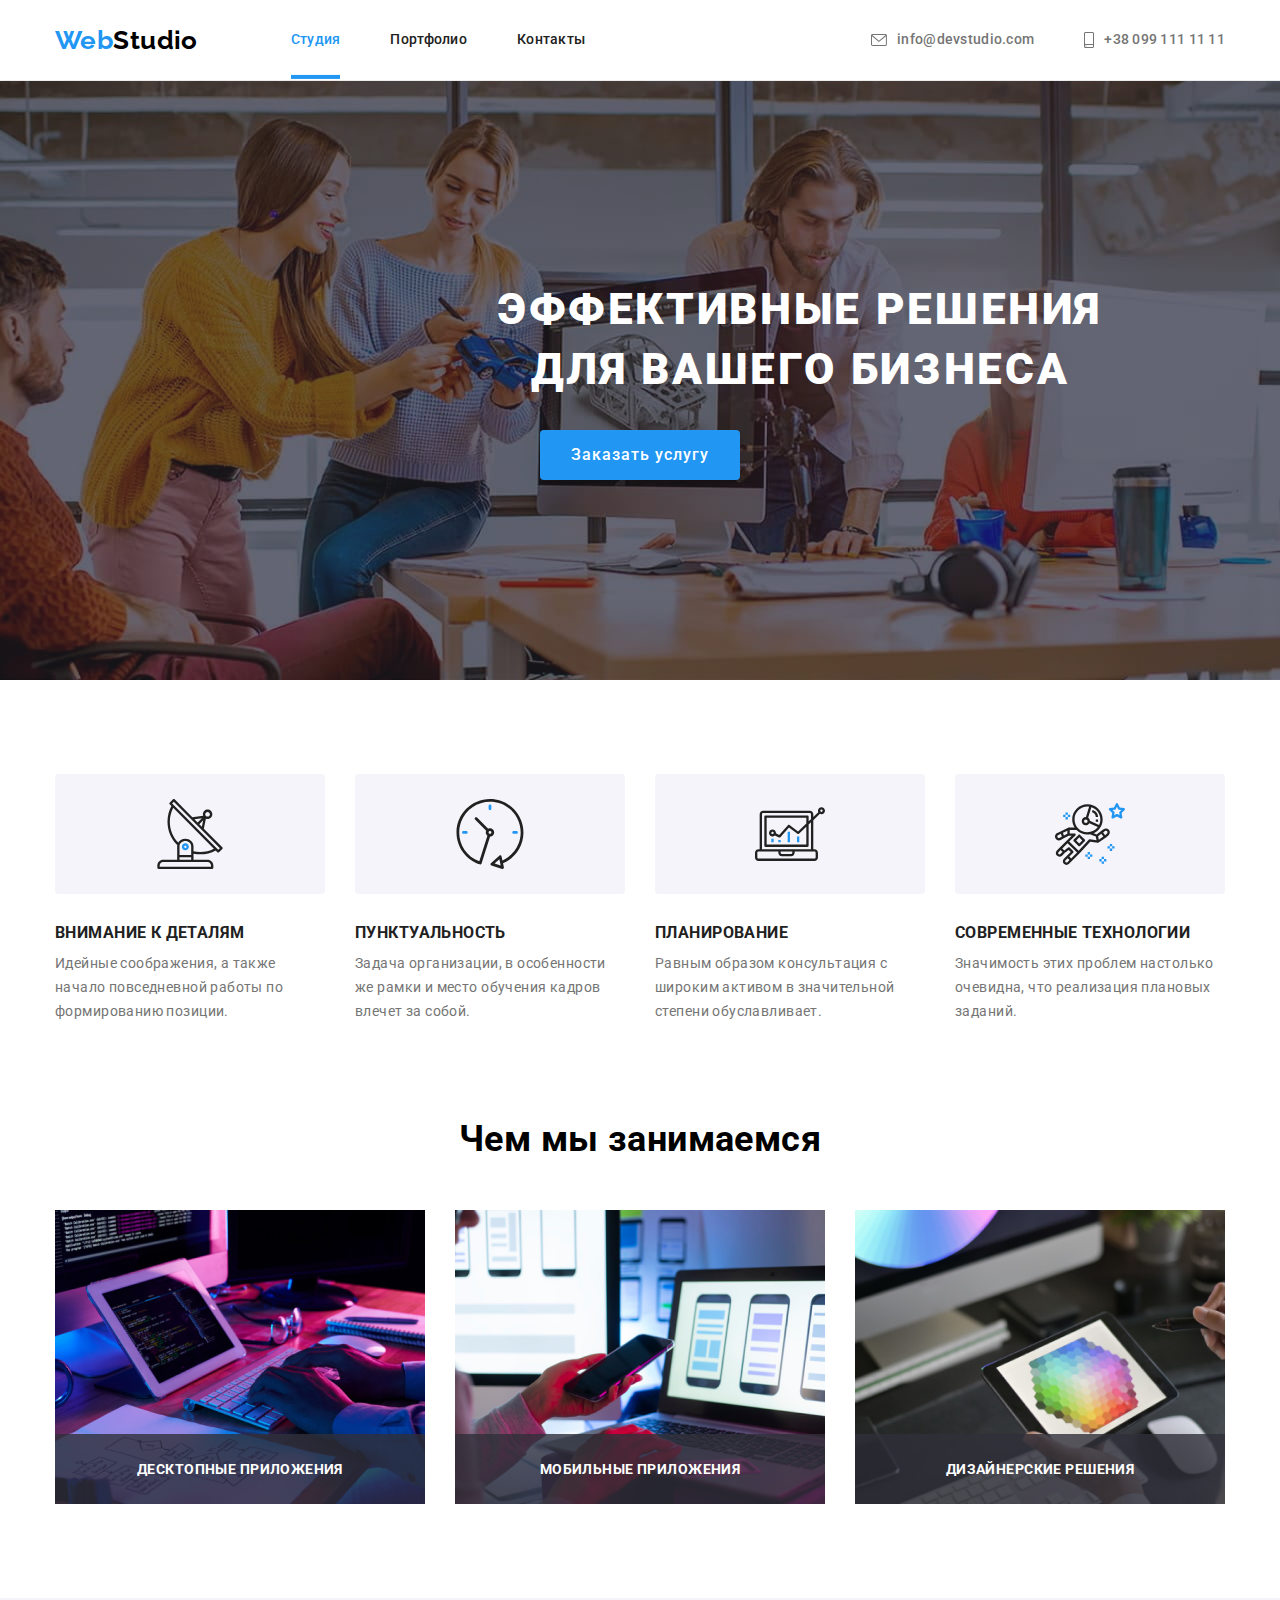
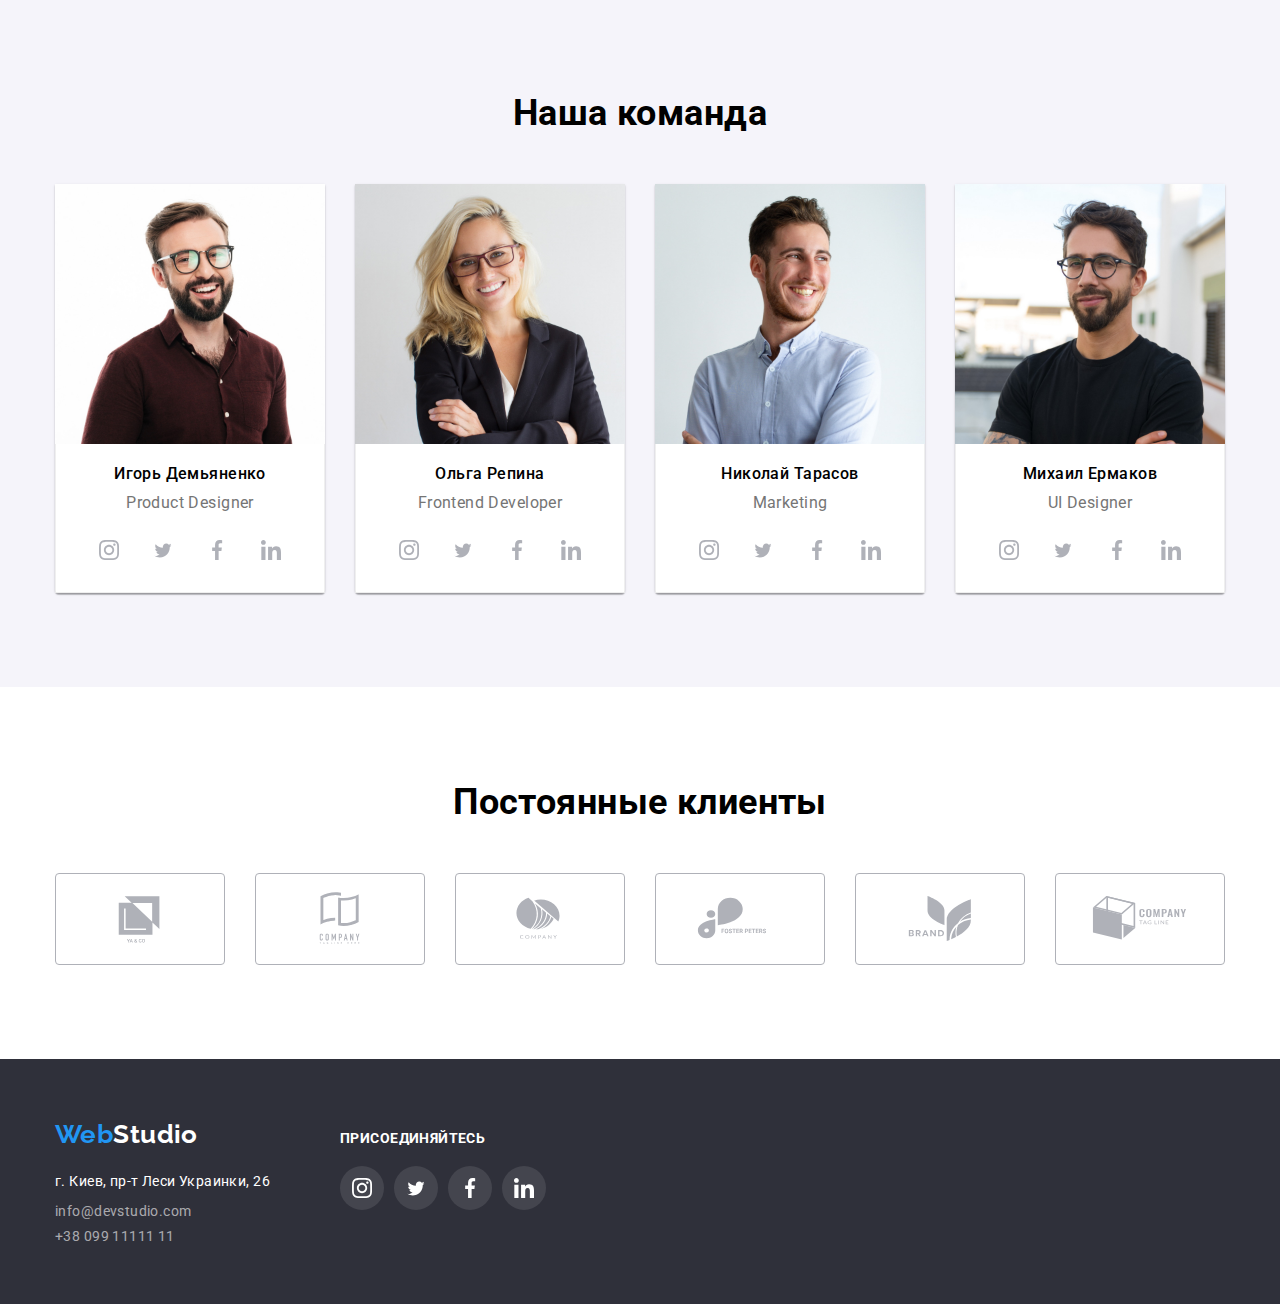
<file: index.html>
<!DOCTYPE html>
<html lang="ru">
	<head>
		<meta charset="UTF-8" />
		<meta http-equiv="X-UA-Compatible" content="IE=edge" />
		<meta name="viewport" content="width=device-width, initial-scale=1.0" />
		<title>Webstudio</title>
		<link rel="preconnect" href="https://fonts.googleapis.com" />
		<link rel="preconnect" href="https://fonts.gstatic.com" crossorigin />
		<link
			href="https://fonts.googleapis.com/css2?family=Raleway:wght@700&family=Roboto:wght@400;500;700;900&display=swap"
			rel="stylesheet"/>
		<linkrel="stylesheet" href="https://cdnjs.cloudflare.com/ajax/libs/modern-normalize/1.0.0/modern-normalize.min.css"/>
		<link rel="stylesheet" href="https://cdnjs.cloudflare.com/ajax/libs/animate.css/4.1.1/animate.min.css" />
		<link rel="stylesheet" href="./css/styles.css" />
	</head>

	<body data-body>

		<!--Шапка сайта-->

		<header class="header">

			<div class="container">

				<div class="contacts">

					<nav class="site-nav">

						<a class="logo link" href="./index.html">
							<span class="accent">Web</span>Studio

						</a>

						<ul class="nav-lists list">

							<li class="nav-list">

								<a class="nav-item link current-link" href="">Студия</a>

							</li>

							<li class="nav-list">

								<a class="nav-item link" href="./portfolio.html">Портфолио</a>

							</li>

							<li class="nav-list">

								<a class="nav-item link" href="">Контакты</a>

							</li>

						</ul>

					</nav>

					<ul class="contact-nav list">

						<li class="contact-list">

							<a class="contact-links contact-link link" href="mailto:info@devstudio.com ">

								<svg class="icon-header" width="16" height="12">

									<use href="./images/icons.svg#icon-envelope"></use>

								</svg>

								info@devstudio.com
							</a>

						</li>

						<li class="contact-list">

							<a class="contact-links contact-link link" href="tel:+380991111111">

								<svg class="icon-header" width="10" height="16">

									<use href="./images/icons.svg#icon-smartphone"></use>

								</svg>

								+38 099 111 11 11
							</a>

						</li>

					</ul>

				</div>

			</div>

		</header>

		<!--Мейн контент-->

		<main>
			<!--Герой-->

			<section class="section-hero">

				<h1 class="hero-title">Эффективные решения для вашего бизнеса</h1>

				<button class="btn-light btn" type="button" data-modal-open>Заказать услугу</button>

			</section>

			<div class="backdrop is-hidden" data-modal>

				<div class="modal">

					 <button class="modal-close-btn" type="button" data-modal-close>

						<svg  width="11" height="11">

							<use href="./images/icons.svg#icon-close"></use>

						</svg>

					</button>

				</div>

			</div>

			<!--Особенности-->

			<section class="description section">

				<div class="container">

					<h2 class="visually-hidden" hidden>Особенности</h2>

					<ul class="description-lists list">

						<li class="description-link">

                          <div class="description-icon">

								<svg class="description-media-icon" width="70" height="70">
								
									<use href="./images/icons.svg#icon-antenna"></use>
								
								</svg>

                             </div>

							<h3 class="description-title">Внимание к деталям</h3>

							<p class="description-text">
								Идейные соображения, а также начало повседневной работы по формированию позиции.
							</p>

						</li>

						<li class="description-link">

							<div class="description-icon">

							<svg class="description-media-icon" width="70" height="70">
							
								<use href="./images/icons.svg#icon-clock"></use>
							
							</svg>

								</div>

							<h3 class="description-title">Пунктуальность</h3>

							<p class="description-text">
								Задача организации, в особенности же рамки и место обучения кадров влечет за собой.
							</p>

						</li>

						<li class="description-link">

								<div class="description-icon">

									<svg class="description-media-icon" width="70" height="70">
									
										<use href="./images/icons.svg#icon-diagram"></use>
									
									</svg>

									</div>

							<h3 class="description-title">Планирование</h3>

							<p class="description-text">
								Равным образом консультация с широким активом в значительной степени обуславливает.
							</p>

						</li>

						<li class="description-link">

							<div class="description-icon">
								
								<svg class="description-media-icon" width="70" height="70">
								
									<use href="./images/icons.svg#icon-astronaut"></use>
								
								</svg>

							</div>

							<h3 class="description-title">Современные технологии</h3>

							<p class="description-text">
								Значимость этих проблем настолько очевидна, что реализация плановых заданий.
							</p>

						</li>

					</ul>

				</div>

			</section>

			<!--Чем занимаемся-->

			<section class="about section">

				<div class="container">

					<h2 class="about-title">Чем мы занимаемся</h2>

					<ul class="about-list list">

						<li class="about-item">

							<div class="about-work">

								<img class="about-img" src=" ./images/box1.jpg " alt="дизайнерские решения" width="370" height="294" />
								
								<p class="about-text"> Десктопные приложения </p>

							</div>

						</li>

						<li class="about-item">

							<div class="about-work">

							<img class="about-img" src="./images/box2.jpg " alt="мобильные приложения" width="370" height="294" />

							<p class="about-text"> Мобильные приложения </p>

							</div>

						</li>

						<li class="about-item">

							<div class="about-work">

							<img class="about-img" src="./images/box3.jpg " alt="дестопные приложения" width="370" height="294" />

							<p class="about-text"> Дизайнерские решения </p>

							</div>

						</li>

					</ul>

				</div>

			</section>

			<!--Наша команда-->

			<section class="team section section">

				<div class="container">

					<h2 class="team-title">Наша команда</h2>

					<ul class="team-list list">

						<li class="team-item">

							<img class="team-img" src="./images/photo1.img.jpg " alt="Игорь Демьяненко" width="270" height="260" />

							<div class="wrapper">

								<h3 class="team-name">Игорь Демьяненко</h3>

								<p class="team-position" lang="en">Product Designer</p>

								<ul class="social-media list">

									<li class="social-media-item">

										<a
											class="social-media-link"
											href=""
											target="_blank"
											rel="noopener noreferrer"
											aria-label="instagram"
										>
											<svg class="social-media-icon" width="20" height="20">

												<use href="./images/icons.svg#icon-instagram"></use>

											</svg>

										</a>

									</li>

									<li class="social-media-item">

										<a class="social-media-link" href="" target="_blank" rel="noopener noreferrer" aria-label="twitter">

											<svg class="social-media-icon" width="20" height="17">

												<use href="./images/icons.svg#icon-twitter"></use>

											</svg>

										</a>

									</li>

									<li class="social-media-item">

										<a
											class="social-media-link"
											href=""
											target="_blank"
											rel="noopener noreferrer"
											aria-label="facebook"
										>
											<svg class="social-media-icon" width="20" height="20">

												<use href="./images/icons.svg#icon-facebook"></use>

											</svg>

										</a>

									</li>

									<li class="social-media-item">

										<a
											class="social-media-link"
											href=""
											target="_blank"
											rel="noopener noreferrer"
											aria-label="linkedin"
										>
											<svg class="social-media-icon" width="20" height="20">

												<use href="./images/icons.svg#icon-linkedin"></use>

											</svg>

										</a>

									</li>

								</ul>

							</div>

						</li>

						<li class="team-item">

							<img class="team-img" src="./images/photo2.img.jpg " alt="Ольга Репина" width="270" height="260" />

							<div class="wrapper">

								<h3 class="team-name">Ольга Репина</h3>

								<p class="team-position" lang="en">Frontend Developer</p>

								<ul class="social-media list">

									<li class="social-media-item">

										<a
											class="social-media-link"
											href=""
											target="_blank"
											rel="noopener noreferrer"
											aria-label="instagram"
										>
											<svg class="social-media-icon" width="20" height="20">

												<use href="./images/icons.svg#icon-instagram"></use>

											</svg>

										</a>

									</li>

									<li class="social-media-item">

										<a class="social-media-link" href="" target="_blank" rel="noopener noreferrer" aria-label="twitter">

											<svg class="social-media-icon" width="20" height="17">

												<use href="./images/icons.svg#icon-twitter"></use>

											</svg>

										</a>

									</li>

									<li class="social-media-item">

										<a
											class="social-media-link"
											href=""
											target="_blank"
											rel="noopener noreferrer"
											aria-label="facebook"
										>
											<svg class="social-media-icon" width="20" height="20">

												<use href="./images/icons.svg#icon-facebook"></use>

											</svg>

										</a>

									</li>

									<li class="social-media-item">

										<a
											class="social-media-link"
											href=""
											target="_blank"
											rel="noopener noreferrer"
											aria-label="linkedin"
										>
											<svg class="social-media-icon" width="20" height="20">

												<use href="./images/icons.svg#icon-linkedin"></use>

											</svg>

										</a>

									</li>

								</ul>

							</div>

						</li>

						<li class="team-item">

							<img class="team-img" src=" ./images/photo3.img.jpg " alt="Николай Тарасов" width="270" height="260" />

							<div class="wrapper">

								<h3 class="team-name">Николай Тарасов</h3>

								<p class="team-position" lang="en">Marketing</p>

								<ul class="social-media list">

									<li class="social-media-item">

										<a
											class="social-media-link"
											href=""
											target="_blank"
											rel="noopener noreferrer"
											aria-label="instagram"
										>
											<svg class="social-media-icon" width="20" height="20">

												<use href="./images/icons.svg#icon-instagram"></use>

											</svg>

										</a>

									</li>

									<li class="social-media-item">

										<a class="social-media-link" href="" target="_blank" rel="noopener noreferrer" aria-label="twitter">

											<svg class="social-media-icon" width="20" height="17">

												<use href="./images/icons.svg#icon-twitter"></use>

											</svg>

										</a>

									</li>

									<li class="social-media-item">

										<a
											class="social-media-link"
											href=""
											target="_blank"
											rel="noopener noreferrer"
											aria-label="facebook"
										>
											<svg class="social-media-icon" width="20" height="20">

												<use href="./images/icons.svg#icon-facebook"></use>

											</svg>

										</a>

									</li>

									<li class="social-media-item">

										<a
											class="social-media-link"
											href=""
											target="_blank"
											rel="noopener noreferrer"
											aria-label="linkedin"
										>
											<svg class="social-media-icon" width="20" height="20">

												<use href="./images/icons.svg#icon-linkedin"></use>

											</svg>

										</a>

									</li>

								</ul>

							</div>

						</li>

						<li class="team-item">

							<img class="team-img" src=" ./images/photo4.img.jpg " alt="Михаил Ермаков" width="270" height="260" />

							<div class="wrapper">

								<h3 class="team-name">Михаил Ермаков</h3>

								<p class="team-position" lang="en">UI Designer</p>

								<ul class="social-media list">

									<li class="social-media-item">

										<a
											class="social-media-link"
											href=""
											target="_blank"
											rel="noopener noreferrer"
											aria-label="instagram"
										>
											<svg class="social-media-icon" width="20" height="20">

												<use href="./images/icons.svg#icon-instagram"></use>

											</svg>

										</a>

									</li>

									<li class="social-media-item">

										<a class="social-media-link" href="" target="_blank" rel="noopener noreferrer" aria-label="twitter">

											<svg class="social-media-icon" width="20" height="17">

												<use href="./images/icons.svg#icon-twitter"></use>

											</svg>

										</a>

									</li>

									<li class="social-media-item">

										<a
											class="social-media-link"
											href=""
											target="_blank"
											rel="noopener noreferrer"
											aria-label="facebook"
										>
											<svg class="social-media-icon" width="20" height="20">

												<use href="./images/icons.svg#icon-facebook"></use>

											</svg>

										</a>

									</li>

									<li class="social-media-item">

										<a
											class="social-media-link"
											href=""
											target="_blank"
											rel="noopener noreferrer"
											aria-label="linkedin"
										>
											<svg class="social-media-icon" width="20" height="20">

												<use href="./images/icons.svg#icon-linkedin"></use>

											</svg>

										</a>

									</li>

								</ul>

							</div>

						</li>

					</ul>

				</div>

			</section>

			<!-- Постоянные клиенты -->

			<section class="customer section">

				<div class="container">

					<h2 class="customer-title">Постоянные клиенты</h2>

					<ul class="customer-list list">

						<li class="customer-item">

							<a class="customer-media-link" href="" target="_blank" rel="noopener noreferrer" aria-label="YA&CO">

								<svg class="customer-media-icon" width="106" height="60">

									<use href="./images/icons.svg#icon-logo-1"></use>

								</svg>

							</a>

						</li>

						<li class="customer-item">

							<a
								class="customer-media-link"
								href=""
								target="_blank"
								rel="noopener noreferrer"
								aria-label="COMPANY TAGLINE HERE"
							>
								<svg class="customer-media-icon" width="106" height="60">

									<use href="./images/icons.svg#icon-logo-2"></use>

								</svg>

							</a>

						</li>

						<li class="customer-item">

							<a 
                            class="customer-media-link" 
                            href="" target="_blank"
                             rel="noopener noreferrer" 
                             aria-label="COMPANY">

								<svg class="customer-media-icon" width="106" height="60">

									<use href="./images/icons.svg#icon-logo-3"></use>

								</svg>

							</a>

						</li>

						<li class="customer-item">

							<a
								class="customer-media-link "
								href=""
								target="_blank"
								rel="noopener noreferrer"
								aria-label="FOSTER PETERS"
							>
								<svg class="customer-media-icon" width="106" height="60">

									<use href="./images/icons.svg#icon-logo-4"></use>

								</svg>

							</a>

						</li>

						<li class="customer-item">

							<a class="customer-media-link" href="" target="_blank" rel="noopener noreferrer" aria-label="BRAND">

								<svg class="customer-media-icon" width="106" height="60">

									<use href="./images/icons.svg#icon-logo-5"></use>

								</svg>

							</a>

						</li>

						<li class="customer-item">

							<a
								class="customer-media-link"
								href=""
								target="_blank"
								rel="noopener noreferrer"
								aria-label="COMPANY TAG LINE"
							>
								<svg class="customer-media-icon" width="106" height="60">

									<use href="./images/icons.svg#icon-logo-6"></use>

								</svg>

							</a>

						</li>

					</ul>

				</div>

			</section>

		</main>

		<!--Футер-->

		<footer class="footer">

			<div class="container footer-container">

				<div class="footer-contakt">

					<a class="footer-logo link" href="./index.html">

						<span class="accent">Web</span>Studio

					</a>

					<address class="address">

						<ul class="footer-contsct-list list">

							<li class="footer-contact-item">

								<a
									class="footer-contact-address link"
									href="https://goo.gl/maps/xG7EDQAWDE6oh7qR7"
									target="_blank"
									rel="noopener noreferrer"
								>
									г. Киев, пр-т Леси Украинки, 26
								</a>

							</li>

							<li class="footer-contact-item">

								<a class="footer-link contact-links link" href="mailto:info@devstudio.com ">info@devstudio.com</a>

							</li>

							<li class="footer-contact-item">

								<a class="footer-link contact-links link" href="tel:+380991111111">+38 099 11111 11</a>

							</li>

						</ul>

					</address>

				</div>

				<div class="footer-social">

					<p class="footer-media-title">присоединяйтесь</p>

					<ul class="footer-social-link list">

						<li class="footer-media-item">

							<a class="footer-media-link" href="" target="_blank" rel="noopener noreferrer" aria-label="instagram">

								<svg class="footer-media-icon" width="20" height="20">

									<use href="./images/icons.svg#icon-instagram"></use>

								</svg>

							</a>

						</li>

						<li class="footer-media-item">

							<a class="footer-media-link" href="" target="_blank" rel="noopener noreferrer" aria-label="twitter">

								<svg class="footer-media-icon" width="20" height="17">

									<use href="./images/icons.svg#icon-twitter"></use>

								</svg>

							</a>

						</li>

						<li class="footer-media-item">

							<a class="footer-media-link" href="" target="_blank" rel="noopener noreferrer" aria-label="facebook">

								<svg class="footer-media-icon" width="20" height="20">

									<use href="./images/icons.svg#icon-facebook"></use>

								</svg>

							</a>

						</li>

						<li class="footer-media-item">

							<a class="footer-media-link" href="" target="_blank" rel="noopener noreferrer" aria-label="linkedin">

								<svg class="footer-media-icon" width="20" height="20">

									<use href="./images/icons.svg#icon-linkedin"></use>

								</svg>

							</a>

						</li>

					</ul>

				</div>

			</div>

		</footer>

      <script src="./js/modal.js"></script> 

	</body>

</html>
</file>
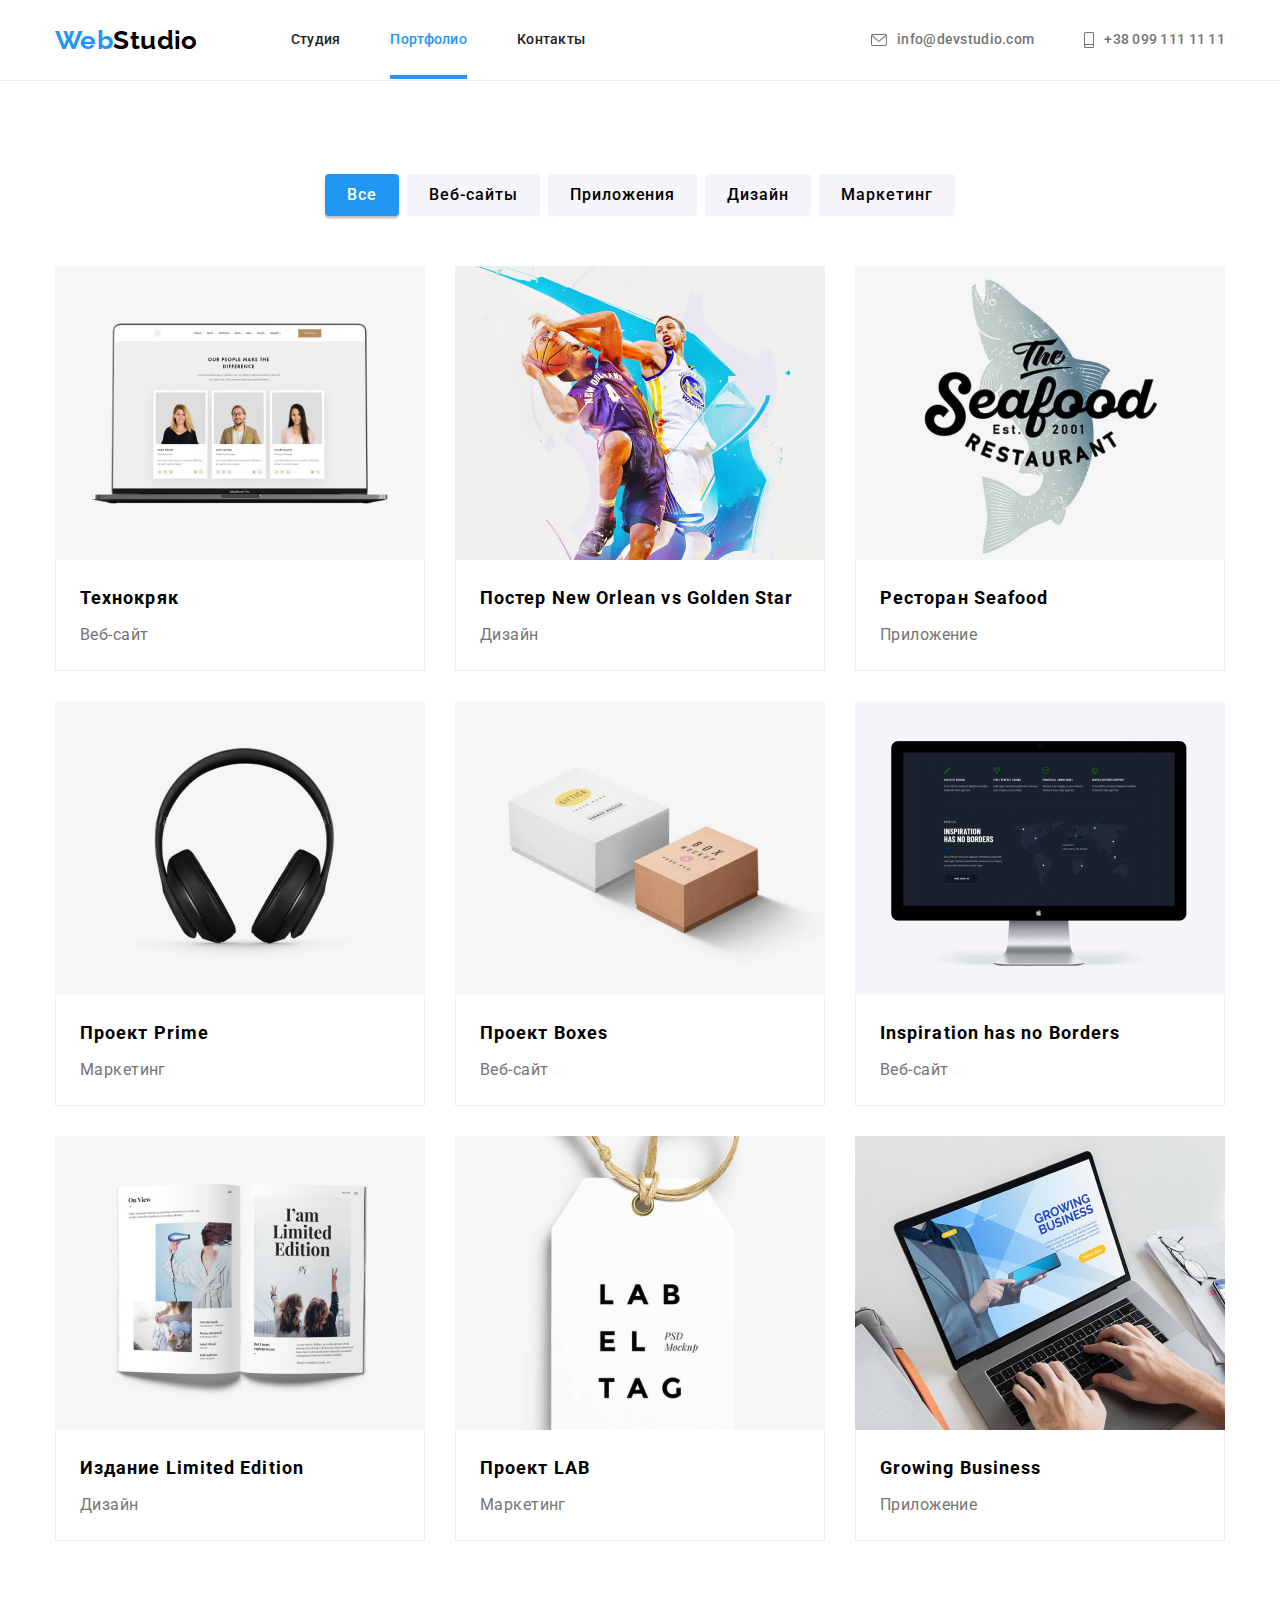
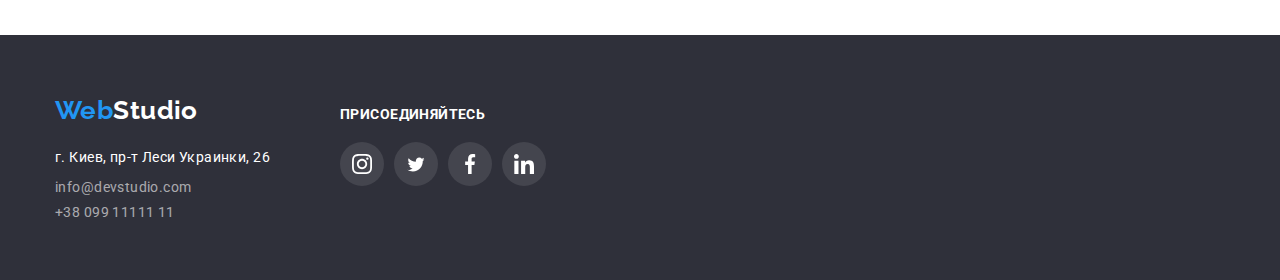
<file: portfolio.html>
<!DOCTYPE html>
<html lang="ru">
	<head>
		<meta charset="UTF-8" />
		<meta http-equiv="X-UA-Compatible" content="IE=edge" />
		<meta name="viewport" content="width=device-width, initial-scale=1.0" />
		<title>Webstudio</title>
		<link rel="preconnect" href="https://fonts.googleapis.com" />
		<link rel="preconnect" href="https://fonts.gstatic.com" crossorigin />
		<link
			href="https://fonts.googleapis.com/css2?family=Raleway:wght@700&family=Roboto:wght@400;500;700;900&display=swap"
			rel="stylesheet" />
		<linkrel="stylesheet"
			href="https://cdnjs.cloudflare.com/ajax/libs/modern-normalize/1.0.0/modern-normalize.min.css" />
		<link rel="stylesheet" href="https://cdnjs.cloudflare.com/ajax/libs/animate.css/4.1.1/animate.min.css" />
		<link rel="stylesheet" href="./css/styles.css" />
	</head>
	<body>
		
		<!--Шапка сайта-->

		<header class="header">

			<div class="container">

				<div class="contacts">

					<nav class="site-nav">

						<a class="logo link" href="./index.html">
							<span class="accent">Web</span>Studio

						</a>

						<ul class="nav-lists list">

							<li class="nav-list">

								<a class="nav-item link" href="./index.html">Студия</a>

							</li>

							<li class="nav-list">

								<a class="nav-item link current-link" href="./portfolio.html">Портфолио</a>

							</li>

							<li class="nav-list">

								<a class="nav-item link" href="">Контакты</a>

							</li>

						</ul>

					</nav>

					<ul class="contact-nav list">

						<li class="contact-list">

							<a class="contact-links contact-link link" href="mailto:info@devstudio.com ">

								<svg class="icon-header" width="16" height="12">

									<use href="./images/icons.svg#icon-envelope"></use>

								</svg>
								info@devstudio.com

							</a>

						</li>

						<li class="contact-list">

							<a class="contact-links contact-link link" href="tel:+380991111111">

								<svg class="icon-header" width="10" height="16">

									<use href="./images/icons.svg#icon-smartphone"></use>

								</svg>
								+38 099 111 11 11

							</a>

						</li>

					</ul>

				</div>

			</div>

		</header>

		<!--Мейн контент-->

		<main>

			<section class="portfolio section">

				<div class="container">

					<h1 class="visually-hidden" hidden>Портфолио</h1>

					<ul class="btn-list list">

						<li class="btn-item"><button type="button" class="btn active">Все</button></li>

						<li class="btn-item"><button type="button" class="btn">Веб-сайты</button></li>

						<li class="btn-item"><button type="button" class="btn">Приложения</button></li>

						<li class="btn-item"><button type="button" class="btn">Дизайн</button></li>

						<li class="btn-item"><button type="button" class="btn">Маркетинг</button></li>

					</ul>

					<div class="card">

						<ul class="card-list list">

							<li class="card-link">

								 <a class="card-item link" href="">

									<div class="card-overlay">

									<img class="card-img" src="./images/portfolio/portfolio-1.jpg" alt="Технокряк" width="370" height="294"/>
									
										<p class="card-item-text">
											Ресурс предлагает комплексные предложения с разным уровнем функционала и сервисов. Все это позволит посетителю
											получить исчерпывающие сведения о компании или частном лице.
									
										</p>
									
									</div>

									<div class="card-wrapper">

									<h2 class="card-title">Технокряк</h2>

										<p class="card-text">Веб-сайт</p>

									</div>
										
							</a>

							</li>

							<li class="card-link">

								<a class="card-item link" href="">

									<div class="card-overlay">

									<img class="card-img" src="./images/portfolio/portfolio-2.jpg" alt="Постер New Orlean vs Golden Star" width="370" height="294"/>

											<p class="card-item-text">
												Ресурс предлагает комплексные предложения с разным уровнем функционала и сервисов. Все это позволит посетителю
												получить исчерпывающие сведения о компании или частном лице.
										
											</p>
										
										</div>

									<div class="card-wrapper">

										<h2 class="card-title">Постер New Orlean vs Golden Star</h2>

										<p class="card-text">Дизайн</p>

									</div>

								</a>
      
							</li>

							<li class="card-link">

								<a class="card-item link" href="">

									<div class="card-overlay">

									<img class="card-img" src="./images/portfolio/portfolio-3.jpg" alt="Ресторан Seafood" width="370" height="294"/>

											<p class="card-item-text">
												Ресурс предлагает комплексные предложения с разным уровнем функционала и сервисов. Все это позволит посетителю
												получить исчерпывающие сведения о компании или частном лице.
										
											</p>
										
										</div>

									<div class="card-wrapper">

										<h2 class="card-title">Ресторан Seafood</h2>

										<p class="card-text">Приложение</p>

									</div>

								</a>

							</li>

							<li class="card-link">

								<a class="card-item link" href="">

									<div class="card-overlay">

									<img class="card-img"src="./images/portfolio/portfolio-4.jpg" alt="Проект Prime" width="370" height="294"/>

											<p class="card-item-text">
												Ресурс предлагает комплексные предложения с разным уровнем функционала и сервисов. Все это позволит посетителю
												получить исчерпывающие сведения о компании или частном лице.
										
											</p>
										
										</div>

									<div class="card-wrapper">

										<h2 class="card-title">Проект Prime</h2>

										<p class="card-text">Маркетинг</p>

									</div>

								</a>

							</li>

							<li class="card-link">

								<a class="card-item link" href="">

									<div class="card-overlay">

									<img src="./images/portfolio/portfolio-5.jpg" alt="Проект Boxes" width="370" height="294"/>

											<p class="card-item-text">
												Ресурс предлагает комплексные предложения с разным уровнем функционала и сервисов. Все это позволит посетителю
												получить исчерпывающие сведения о компании или частном лице.
										
											</p>
										
										</div>

									<div class="card-wrapper">

										<h2 class="card-title">Проект Boxes</h2>

										<p class="card-text">Веб-сайт</p>

									</div>

								</a>

							</li>

							<li class="card-link">

								<a class="card-item link" href="">

									<div class="card-overlay">

									<img src="./images/portfolio/portfolio-6.jpg" alt="Inspiration has no Borders" width="370" height="294"/>

											<p class="card-item-text">
												Ресурс предлагает комплексные предложения с разным уровнем функционала и сервисов. Все это позволит посетителю
												получить исчерпывающие сведения о компании или частном лице.
										
											</p>
										
										</div>

									<div class="card-wrapper">

										<h2 class="card-title">Inspiration has no Borders</h2>

										<p class="card-text">Веб-сайт</p>

									</div>

								</a>

							</li>

							<li class="card-link">

								<a class="card-item link" href="">

									<div class="card-overlay">

									<img src="./images/portfolio/portfolio-7.jpg" alt="Издание Limited Edition" width="370" height="294"/>

										<p class="card-item-text">
											Ресурс предлагает комплексные предложения с разным уровнем функционала и сервисов. Все это позволит посетителю
											получить исчерпывающие сведения о компании или частном лице.
										
										</p>

										</div>

									<div class="card-wrapper">

										<h2 class="card-title">Издание Limited Edition</h2>

										<p class="card-text">Дизайн</p>

									</div>

								</a>

							</li>

							<li class="card-link">

								<a class="card-item link" href="">

									<div class="card-overlay">

									<img src="./images/portfolio/portfolio-8.jpg" alt="Проект LAB" width="370" height="294"/>

											<p class="card-item-text">
												Ресурс предлагает комплексные предложения с разным уровнем функционала и сервисов. Все это позволит посетителю
												получить исчерпывающие сведения о компании или частном лице.
										
											</p>
										
										</div>

									<div class="card-wrapper">

										<h2 class="card-title">Проект LAB</h2>

										<p class="card-text">Маркетинг</p>

									</div>

								</a>

							</li>

							<li class="card-link">

								<a class="card-item link" href="">

									<div class="card-overlay">

									<img src="./images/portfolio/portfolio-9.jpg" alt="Growing Business" width="370" height="294"/>

											<p class="card-item-text">
												Ресурс предлагает комплексные предложения с разным уровнем функционала и сервисов. Все это позволит посетителю
												получить исчерпывающие сведения о компании или частном лице.
										
											</p>
										
										</div>

									<div class="card-wrapper">

										<h2 class="card-title">Growing Business</h2>

										<p class="card-text">Приложение</p>

									</div>

								</a>
								
							</li>

						</ul>

					</div>

				</div>

			</section>

		</main>

		<!--Футер-->

		<footer class="footer">

			<div class="container footer-container">

				<div class="footer-contakt">

					<a class="footer-logo link" href="./index.html">

						<span class="accent">Web</span>Studio

					</a>

					<address class="address">

						<ul class="footer-contsct-list list">

							<li class="footer-contact-item">

								<a
									class="footer-contact-address link"
									href="https://goo.gl/maps/xG7EDQAWDE6oh7qR7"
									target="_blank"
									rel="noopener noreferrer"
								>
									г. Киев, пр-т Леси Украинки, 26
								</a>
							</li>

							<li class="footer-contact-item">

								<a class="footer-link contact-links link" href="mailto:info@devstudio.com ">info@devstudio.com</a>

							</li>

							<li class="footer-contact-item">

								<a class="footer-link contact-links link" href="tel:+380991111111">+38 099 11111 11</a>

							</li>

						</ul>

					</address>

				</div>

				<div class="footer-social">

					<p class="footer-media-title">присоединяйтесь</p>

					<ul class="footer-social-link list">

						<li class="footer-media-item">

							<a class="footer-media-link" href="" target="_blank" rel="noopener noreferrer" aria-label="instagram">

								<svg class="footer-media-icon" width="20" height="20">

									<use href="./images/icons.svg#icon-instagram"></use>

								</svg>

							</a>

						</li>

						<li class="footer-media-item">

							<a class="footer-media-link" href="" target="_blank" rel="noopener noreferrer" aria-label="twitter">

								<svg class="footer-media-icon" width="20" height="17">

									<use href="./images/icons.svg#icon-twitter"></use>

								</svg>

							</a>

						</li>

						<li class="footer-media-item">

							<a class="footer-media-link" href="" target="_blank" rel="noopener noreferrer" aria-label="facebook">

								<svg class="footer-media-icon" width="20" height="20">

									<use href="./images/icons.svg#icon-facebook"></use>

								</svg>

							</a>

						</li>

						<li class="footer-media-item">

							<a class="footer-media-link" href="" target="_blank" rel="noopener noreferrer" aria-label="linkedin">

								<svg class="footer-media-icon" width="20" height="20">

									<use href="./images/icons.svg#icon-linkedin"></use>

								</svg>

							</a>

						</li>

					</ul>

				</div>

			</div>

		</footer>

	</body>

</html>
</file>
<file: css/styles.css>
html {
    box-sizing: border-box;
}


*,
*::before,
*::after {
    box-sizing: inherit;
}


:root {
--primary-white-color:#FFFFFF;
--logo-color:#000000;
--secondary-text-color:#212121;
--text-color:#FFFFFF;
--primary-text-color:#757575;
--accent-color: #2196F3;
--icon-text-color: #AFB1B8;
--bg-icon-color: #E5E5E5;
--bg-color: #F5F4FA;
}


.container {
    width: 1200px;
    padding-left: 15px;
    padding-right: 15px;
    margin: 0 auto;
}


 body {
   margin: 0;
   color: var(--logo-color);
   font-family: 'Roboto';
   font-size: 14px;
   letter-spacing: 0.03em;
   background-color: var(--primary-white-color); 
 }

 .link {
     text-decoration: none;
 }

 .list {
     padding: 0;
     margin: 0;
     list-style: none;
 }
 
 h1, 
 h2, 
 h3,
 h4,
 h5,
 h6,
 p {
   padding: 0;
   margin: 0;
 }

 img {
     display: block;
     max-width: 100%;
     height: auto;
 }

.section {
    padding-top: 94px;
    padding-bottom: 94px;
}

.no-scroll {
    overflow: hidden;
}

 
/* header */

.icon-header {
    margin-right: 10px;
}
.icon-header {
    fill: currentColor;
}
 
.header {
   outline: 1px solid #ECECEC;
}

.site-nav {
    display: flex;
    align-items: center;
}

 .logo {
     font-family: 'Raleway'; 
     font-weight: 700;
     font-size: 26px;
     line-height: 1.19;
     margin-right: 93px;
     color: var(--logo-color);
 }

.nav-lists {
    display: flex;    
}

.nav-list {
    margin-right: 50px;
}

.nav-list:last-child {
    margin-right: 0px;
}


.nav-lists .nav-item {
   display: block;
}
   
.nav-item {
    padding: 32px 0;
    transition-property: color;
    transition-duration: 250ms; 
    transition-timing-function: cubic-bezier(0.4, 0, 0.2, 1);
}

.nav-item:focus,
.nav-item:hover {
    color: var(--accent-color);

    
}

.current-link::after {
    content: "";
    display: inline-block;
    position: absolute;
    width: 100%;
    height: 4px;
    left: 0;
    bottom: 0;
    
    background-color: var(--accent-color);

    transform: translateY(-27%);

    transition: opacity 250ms cubic-bezier(0.4, 0, 0.2, 1);
}
  
.current-link:hover::after,
.current-link:focus::after {
opacity: 1; 
}


.nav-item,
.contact-link {
    font-weight: 500;
    line-height: 1.14;
    letter-spacing: 0.02em;
    color: var(--secondary-text-color);
}

.contacts {
    display: flex;   
}

.contact-nav {
    display: flex;
    margin-left: auto;
}

.contact-list {
    margin-right: 50px; 
}

.contact-list:last-child {
    margin-right: 0px;
}

.contact-link {
    display: flex;
    align-items: center;
    padding: 32px 0;
    color: var(--primary-text-color);
}
    
    

.contact-links {
    transition: color 250ms cubic-bezier(0.4, 0, 0.2, 1);
}

.contact-links:focus,
.contact-links:hover {
    color: var(--accent-color);
}

 .accent {
  color: var(--accent-color);
 }

.current-link {
    position: relative;
    color: var(--accent-color);
} 


/* hero */

.backdrop {
    position: fixed;
    top: 0;
    left: 0;
    width: 100%;
    height: 100%;
    z-index: 1000;
    background-color: rgba(0, 0, 0, 0.2);

    opacity: 1;
    visibility: visible;
    pointer-events: initial;

    transition: opacity 250ms cubic-bezier(0.4, 0, 0.2, 1), visibility 250ms cubic-bezier(0.4, 0, 0.2, 1);

}

.backdrop.is-hidden {
    opacity: 0;
    visibility: hidden;
    pointer-events: none;
}



.modal {
    position: absolute;
    top: 50%;
    left: 50%;
    transform: translate(-50%, -50%);

    min-width: 528px;
    min-height: 581px;
    background-color: var(--primary-white-color);
    box-shadow: 0px 1px 3px rgba(0, 0, 0, 0.12), 0px 1px 1px rgba(0, 0, 0, 0.14), 0px 2px 1px rgba(0, 0, 0, 0.2);
    border-radius: 4px;
}

.modal-close-btn {
    position: absolute;
    top: 20px;
    right: 20px;
    width: 30px;
    height: 30px;
    padding: 0;

    display: flex;
    align-items: center;
    justify-content: center;


    transform: translate(50%, -50%);
    border-radius: 50%;
    background-color: var(--primary-white-color);
    border: 1px solid rgba(0, 0, 0, 0.1);
    cursor: pointer;

    /* transition: background-color 250ms cubic-bezier(0.4, 0, 0.2, 1), border 250ms cubic-bezier(0.4, 0, 0.2, 1); */
}


.section-hero {
        max-width: 1600px;
        padding: 200px 0;
        margin: 0 auto;
        background-image: linear-gradient(to right, rgba(47, 48, 58, 0.4), rgba(47, 48, 58, 0.4)),
            url(../images/img.jpg);
        background-repeat: no-repeat;
        background-size: cover;
        background-position: center;
    }


.section-hero {
    background-color: #2F303A;
    text-align: center;
}

.hero-title {
   
  width: 696px;
  margin-top: 0px;
  margin-left: 452px;
  margin-bottom: 30px;
  color: var(--primary-white-color);
  font-weight: 900;
  font-size: 44px;
  line-height: 1.36;
  text-transform: uppercase;
  letter-spacing: 0.06em;
  text-align: center;
}
  
.btn,
.btn-light {
     border: none;
     cursor: pointer;
     border-radius: 4px;
     padding: 6px 22px;
     font-family: inherit;
     font-weight: 500;
     font-size: 16px;
     line-height: 1.88;
     letter-spacing: 0.06em;
     background-color:var(--bg-color);

    transition: color 250ms cubic-bezier(0.4, 0, 0.2, 1), background-color 250ms cubic-bezier(0.4, 0, 0.2, 1), box-shadow 250ms cubic-bezier(0.4, 0, 0.2, 1);
    
    }
    
  .btn:hover,
  .btn:focus {
    color:var(--text-color);
    background-color: var(--accent-color); 
    box-shadow: 0px 3px 1px rgba(0, 0, 0, 0.1), 0px 1px 2px rgba(0, 0, 0, 0.08), 0px 2px 2px rgba(0, 0, 0, 0.12);
}

.btn-light {
    padding: 10px 31px;
    color: var(--text-color);
    background-color: var(--accent-color);
    box-shadow: 0px 4px 4px rgba(0, 0, 0, 0.15);
    border-radius: 4px;
}

.btn.active {
    background-color: var(--accent-color);
    color:var(--text-color);
    box-shadow: 0px 3px 1px rgba(0, 0, 0, 0.1), 0px 1px 2px rgba(0, 0, 0, 0.08), 0px 2px 2px rgba(0, 0, 0, 0.12);
}

.visually-hidden {
    position: absolute;
    width: 1px;
    height: 1px;
    margin: -1px;
    border: 0;
    padding: 0;

    white-space: nowrap;
    clip-path: inset(100%);
    clip: rect(0 0 0 0);
    overflow: hidden;
}

/* description */

.description-lists {
    display: flex;
    flex-wrap: wrap;
}

.description-icon {
    display: flex;
    flex-wrap: wrap;
    justify-content: center;
    align-content: center;
    width: 270px;
    height: 120px;
    margin-right: 30px;
    margin-bottom: 30px;
    background-color: var(--bg-color);
    border-radius: 4px;

}

.description-link {
     width: 270px;
     margin-right: 30px;   
     
}

.description-link:last-child {
    margin-right: 0px;
}

.description-title {
    margin-bottom: 10px;
    font-weight: 700;
    line-height: 1.14;
    text-transform: uppercase;
    color: var(--secondary-text-color);
}

.description-text {
    color: var(--primary-text-color);
    line-height: 1.71;
}


/* about */

.about {
    padding-top: 0;
}

.about-list {
    display: flex;
    justify-content: space-between;
}
  
.about-work {
    position: relative;
}

.about-img {
    display: block;
}

.about-text {
        position: absolute;
        width: 100%;
        bottom: 0;
        left: 0;
        padding: 27px;
        margin: 0;
        font-weight: 700;
        line-height: 16px;
        text-align: center;
        text-transform: uppercase;
       color: var(--text-color);
       background: rgba(47, 48, 58, 0.8);
      
    }


.about-title {
   margin-bottom: 50px;
}


/* team */

.team-list {
    display: flex;
    flex-wrap: wrap;
    justify-content: space-between;
    }

.team-item {
    background: var(--primary-white-color);
    box-shadow: 0px 1px 3px rgba(0, 0, 0, 0.12), 0px 1px 1px rgba(0, 0, 0, 0.14), 0px 2px 1px rgba(0, 0, 0, 0.2);
    border-radius: 0px 0px 4px 4px;
}

.team-item:nth-child(4n) {
    margin-right: 0px;
}


.team {
    background: var(--bg-color); 
}

.team-title {
   margin-bottom: 50px;
}

.about-title,
.team-title {
      font-size: 36px;
      line-height: 1.17;
      text-align: center;     
}

.team-name {
      margin-bottom: 10px;
      font-weight: 500;
      font-size: 16px;
      line-height: 1.19;     
}

.team-position {
      margin-bottom: 16px;
      color: var(--primary-text-color);
      font-size: 16px;
      line-height: 1.19;       
}

 .wrapper {
        border: 1px solid #eeee;
        border-top: none;
        padding-top: 20px;
        padding-bottom: 20px;
        text-align: center;
 }

.social-media {
    display: flex;
    justify-content: center;
}

.social-media-item:not(:last-child){
    margin-right: 10px;
}

.social-media-link {
    display: flex;
    align-items: center;
    justify-content: center;
    width: 44px;
    height: 44px;
    color: var(--icon-text-color);
    background-color: var(--primary-white-color);
    border-radius: 50%;

    transition: color 250ms cubic-bezier(0.4, 0, 0.2, 1), background-color 250ms cubic-bezier(0.4, 0, 0.2, 1);
    
}

.social-media-link:focus, 
.social-media-link:hover {
    color: var(--text-color);
    background-color: var(--accent-color);
}

.social-media-icon {
    fill: currentColor;
}


/* Customer */

.customer-title {
        font-weight: 700;
        font-size: 36px;
        line-height: 42px;
        text-align: center;
        margin-bottom: 50px;
}

.customer-list {
    display: flex;
    justify-content: center;
}

.customer-list:not(last-child){
    margin-bottom: 0;
}

.customer-item {
    margin-right: 30px;
}

.customer-item:nth-child(6n) {
    margin-right: 0px;
}

.customer-media-link {
        display: flex;
        justify-content: center;
        align-items: center;
        width: 170px;
        height: 92px;
        border: 1px solid var(--icon-text-color);
        border-radius: 4px;
        color: var(--icon-text-color);

        transition: color 250ms cubic-bezier(0.4, 0, 0.2, 1), border 250ms cubic-bezier(0.4, 0, 0.2, 1);
     }

.customer-media-link:focus,
.customer-media-link:hover {
    color: var(--accent-color);
    border: 1px solid var(--accent-color);
}

.customer-media-icon {
      fill: currentColor;
      transition: fill 250ms cubic-bezier(0.4, 0, 0.2, 1)
        }
 

/* footer */

.footer-logo {
        display: inline-block;
        margin-bottom: 20px;
        width: 145px;
        font-family: 'Raleway';
        font-weight: 700;
        font-size: 26px;
        line-height: 1.19;
        color:var(--text-color);   
}

.footer {
    padding: 60px 0;
    background-color: #2F303A;
}

.footer-container {
    display: flex;
    align-items: baseline;
}

.footer-contakt {
    margin-right: 70px;
}


.footer-adress {
    display: flex;
}

.address {
    font-style: normal;   
}

.footer-link {
    color: rgba(255, 255, 255, 0.6);
}

.footer-contact-address {
    color: var(--primary-white-color);
    line-height: 1.71;
    letter-spacing: 0.03em;
}

.footer-contact-item {
    margin-bottom: 9px;
}

.footer-contact-item:last-child {
    margin-bottom: 0px;
}

.footer-media-title{
    font-weight: 700;
    line-height: 16px;
    color: var(--text-color);
    margin-bottom: 20px;
    text-transform: uppercase;
}

.footer-social-link {
    display: flex;
    width: 206px;
}


.footer-media-link {
        display: flex;
        align-items: center;
        justify-content: center;
        width: 44px;
        height: 44px;
        color: var(--text-color);
        background-color:rgba(255, 255, 255, 0.1);
        border-radius: 50%;

        transition: background-color 250ms cubic-bezier(0.4, 0, 0.2, 1);     
}


.footer-media-link:focus,
.footer-media-link:hover {
    background-color: var(--accent-color);
}

.footer-media-icon {
    fill: currentColor;
}

.footer-media-item {
margin-right: 10px;
}

.footer-media-item:last-child {
    margin-right: 0;
}


/* portfolio */

.portfolio {
    background-color: var(--primary-white-color);
}

.btn-list {
    display: flex;
    flex-wrap: wrap;
    justify-content: center;
    margin-bottom: 50px;
}


.btn-item {
    margin-right: 8px;  
}

.btn-item:nth-child(5n) {
    margin-right: 0px;
}

.card-wrapper {
  border: 1px solid #eeee;
  border-top: none;
  padding-top: 20px;
  padding-bottom: 20px;
  padding-left: 24px;
}
 
.card-title {
    font-weight: 700;
    font-size: 18px;
    line-height: 2;
    letter-spacing: 0.06em;
    color: var(--logo-color);
    margin-bottom: 4px;
}

.card-text {
    color: var(--primary-text-color);
    font-size: 16px;
    line-height: 1.88;
}


.card-list {
    display: flex;
    flex-wrap: wrap;
    justify-content: space-between;
 }

.card-link {
    right: 30px;
    margin-bottom: 30px;
}

.card-link:nth-child(3n) {
    margin-right: 0px;
}

.card-link:nth-last-child(-n + 3) {
    margin-bottom: 0px;
}


.card-item {
    display: inline-block;
    transition: box-shadow 250ms cubic-bezier(0.4, 0, 0.2, 1);  
    }

.card-item:hover {
box-shadow: 0px 1px 1px rgba(0, 0, 0, 0.12), 0px 4px 4px rgba(0, 0, 0, 0.06), 1px 4px 6px rgba(0, 0, 0, 0.16);
}


.card-item:hover .card-item-text {
 transform: translate(0);
}

.card-overlay {
    position: relative;
    display: flex;
    align-items: center;
    justify-content: center;
    top: 0;
    right: 0;
    overflow: hidden;
}
    
 .card-item-text {
        position: absolute;
        padding: 63px 24px;
        font-weight: 400;
        font-size: 18px;
        line-height: 1.56;
        color: var(--text-color);
        background: rgba(33, 150, 243, 0.9);
        
        transform: translateY(100%);
        transition: transform 250ms cubic-bezier(0.4, 0, 0.2, 1);
       
       }
</file>
